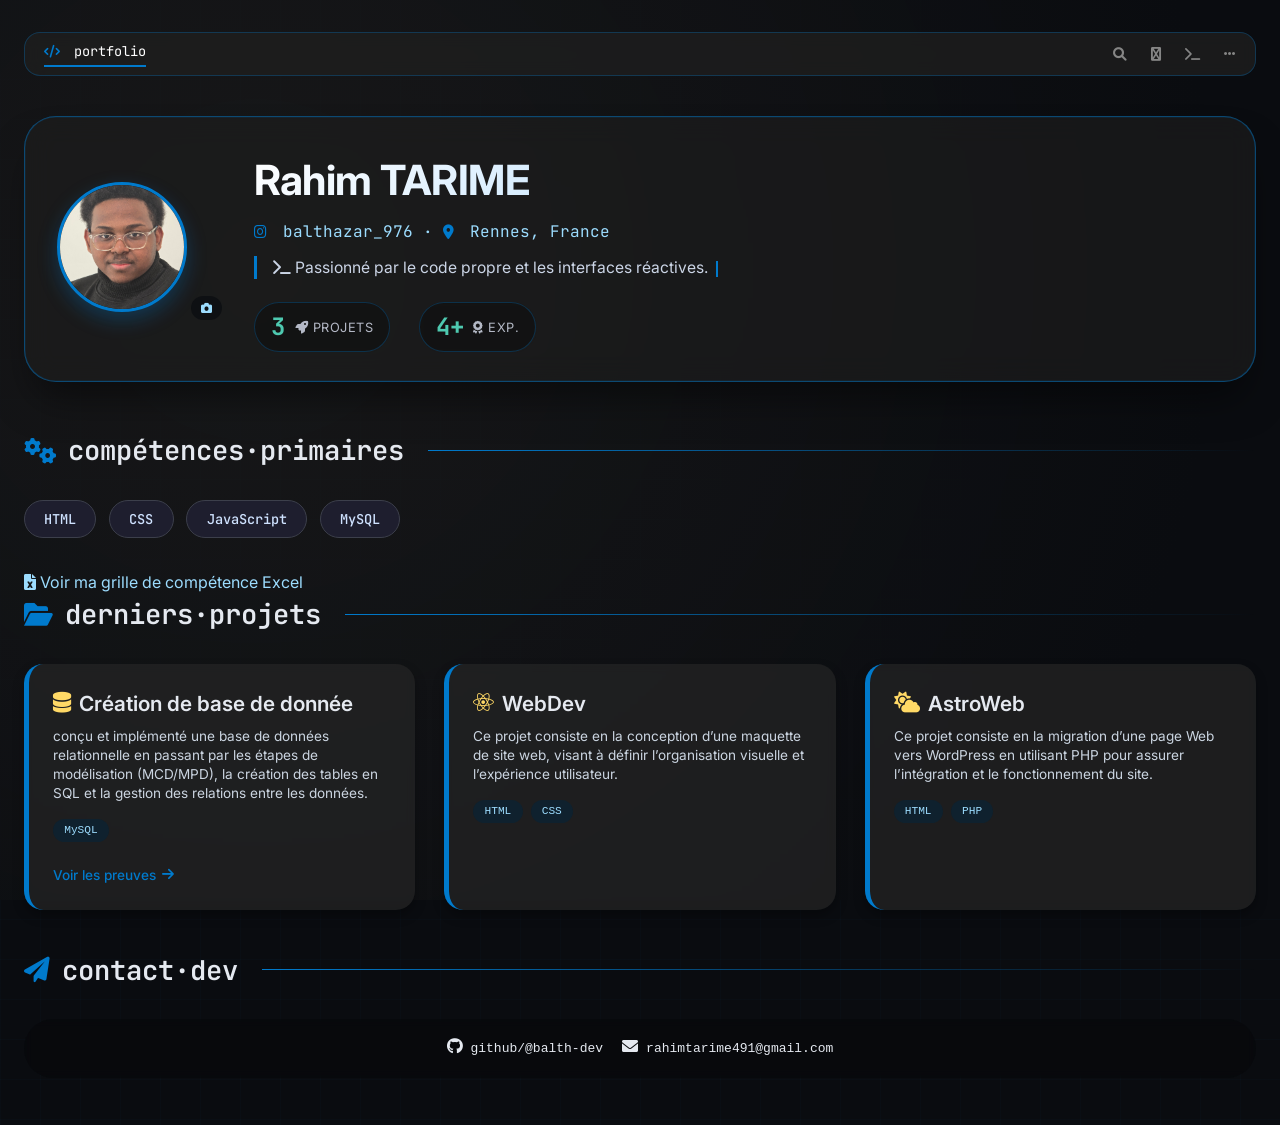
<file: Travail-pro/index.html>
<!DOCTYPE html>
<html lang="fr">
<head>
    <meta charset="UTF-8">
    <meta name="viewport" content="width=device-width, initial-scale=1.0">
    <meta http-equiv="refresh" content="0; url=portfo.html">
    <title>Rahim · Portfolio Dev</title>
</head>
<body>
    <p>Redirection vers le <a href="portfo.html">portfolio de Rahim</a>…</p>
</body>
</html>
</file>
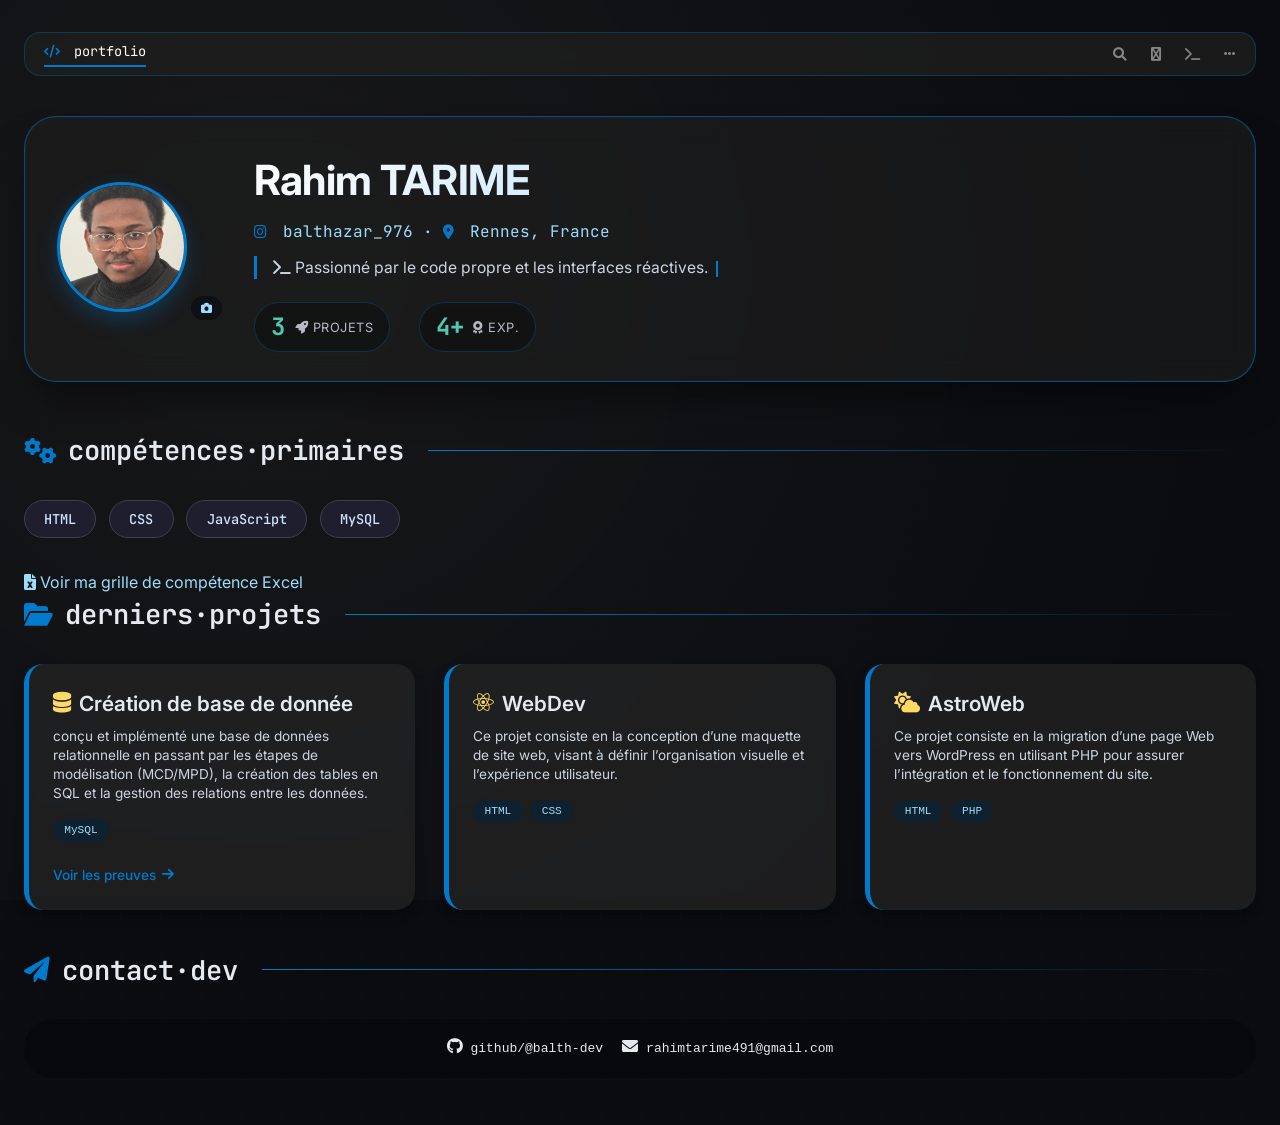
<file: Travail-pro/portfo.html>
<!DOCTYPE html>
<html lang="fr">
<head>
    <meta charset="UTF-8">
    <meta name="viewport" content="width=device-width, initial-scale=1.0, viewport-fit=cover">
    <title>Rahim · Portfolio Dev</title>
    <link rel="stylesheet" href="https://cdnjs.cloudflare.com/ajax/libs/font-awesome/6.0.0-beta3/css/all.min.css">
    <link href="https://fonts.googleapis.com/css2?family=Inter:opsz,wght@14..32,300;14..32,400;14..32,500;14..32,600;14..32,700&family=JetBrains+Mono:wght@400;500&display=swap" rel="stylesheet">
    <link rel="stylesheet" href="style.css">
</head>
<body>
<div class="container">
    <div class="vscode-topbar">
        <div class="file-tabs">
            <span class="active"><i class="fas fa-code"></i> portfolio </span>
        </div>
        <div class="vscode-icons">
            <i class="fas fa-search"></i>
            <i class="fas fa-git-alt"></i>
            <i class="fas fa-terminal"></i>
            <i class="fas fa-ellipsis-h"></i>
        </div>
    </div>

    <div class="glass-card">
        <div class="profile-row">
            <div class="avatar-area">
            
                <img class="avatar-img" src="images/photo-pro.jpg" alt="photo de profil" id="profilePhoto">
                <div class="change-photo-hint">
                    <i class="fas fa-camera"></i>
                </div>
            </div>
            <div class="info-area">
                <div class="name-title">
                    <h1> Rahim TARIME </h1>
                    
                </div>
                <div class="handle">
                    <i class="fab fa-instagram"></i> balthazar_976 · <i class="fas fa-map-marker-alt"></i> Rennes, France
                </div>
                <div class="bio">
                    <i class="fas fa-terminal"></i> 
                    Passionné par le code propre et les interfaces réactives. <span class="cursor-blink"></span>
                </div>
                <div class="stats-grid">
                    <div class="stat-item">
                        <span class="stat-number">3</span>
                        <span class="stat-label"><i class="fas fa-rocket"></i> PROJETS</span>
                    </div>
                    <div class="stat-item">
                        <span class="stat-number">4+</span>
                        <span class="stat-label"><i class="fas fa-award"></i> EXP.</span>
                    </div>
                </div>
            </div>
        </div>
    </div>

    <div class="skills-section">
        <div class="section-title">
            <i class="fas fa-cogs"></i> compétences·primaires
        </div>
        <div class="skills-badge">
            <span class="skill-tag">HTML</span>
            <span class="skill-tag">CSS</span>
            <span class="skill-tag">JavaScript</span>
            <span class="skill-tag">MySQL</span>
        </div>
        <p><a href="https://eduservices-my.sharepoint.com/:x:/g/personal/rahim_tarime_aftec_org/IQAz-NL3Qj8LS4gmYwp-gneeAZyM-C2MiClCFpeaH2yAgAY?e=Peq5g7" target="_blank" rel="noopener noreferrer"><i class="fas fa-file-excel"></i> Voir ma grille de compétence Excel</a></p>
    </div>

    <div class="projects-section">
        <div class="section-title">
            <i class="fas fa-folder-open"></i> derniers·projets
        </div>
        <div class="projects-grid">
            <div class="project-card">
                <div class="project-title">
                    <i class="fas fa-database"></i> Création de base de donnée
                </div>
                <div class="project-desc">
                    conçu et implémenté une base de données relationnelle en passant par les étapes de modélisation (MCD/MPD), la création des tables en SQL et la gestion des relations entre les données.
                </div>
                <div class="project-tech">
                    <span class="tech-badge">MySQL</span>
                </div>
                <a class="project-link" href="preuves-base-de-donnees.html">
                    Voir les preuves <i class="fas fa-arrow-right"></i>
                </a>
            </div>
            <div class="project-card">
                <div class="project-title">
                    <i class="fab fa-react"></i> WebDev
                </div>
                <div class="project-desc">
                    Ce projet consiste en la conception d’une maquette de site web, visant à définir l’organisation visuelle et l’expérience utilisateur.
                </div>
                <div class="project-tech">
                    <span class="tech-badge">HTML</span>
                    <span class="tech-badge">CSS</span>
                </div>
            </div>
            <div class="project-card">
                <div class="project-title">
                    <i class="fas fa-cloud-sun"></i> AstroWeb
                </div>
                <div class="project-desc">
                    Ce projet consiste en la migration d’une page Web vers WordPress en utilisant PHP pour assurer l’intégration et le fonctionnement du site.
                </div>
                <div class="project-tech">
                    <span class="tech-badge">HTML</span>
                    <span class="tech-badge">PHP</span>
                </div>
            </div>
        </div>
    </div>

    <div class="contact-section">
        <div class="section-title">
            <i class="fas fa-paper-plane"></i> contact·dev
        </div>
        <div class="contact-details">
            <span><i class="fab fa-github"></i> github/@balth-dev</span>
            <span><i class="fas fa-envelope"></i> rahimtarime491@gmail.com</span>
        </div>
    </div>

<script>
    (function() {
        console.log("%c🚀 Portfolio VS Code édition | Carte transparente prête pour ta photo & identité", "color: #007acc; font-family: monospace; font-size: 14px");
        const avatarImg = document.querySelector('#profilePhoto');
        if(avatarImg) {
            console.log("%c💡 Astuce : remplacez l'attribut 'src' de l'image (classe .avatar-img) par le chemin de votre propre photo", "color: #9cdcfe;");
        }
        const cards = document.querySelectorAll('.project-card, .glass-card');
        cards.forEach(card => {
            card.addEventListener('mousemove', (e) => {
                const rect = card.getBoundingClientRect();
                const x = ((e.clientX - rect.left) / rect.width) * 100;
                const y = ((e.clientY - rect.top) / rect.height) * 100;
                card.style.setProperty('--x', `${x}%`);
                card.style.setProperty('--y', `${y}%`);
            });
        });
    })();
</script>
</body>
</html>
</file>
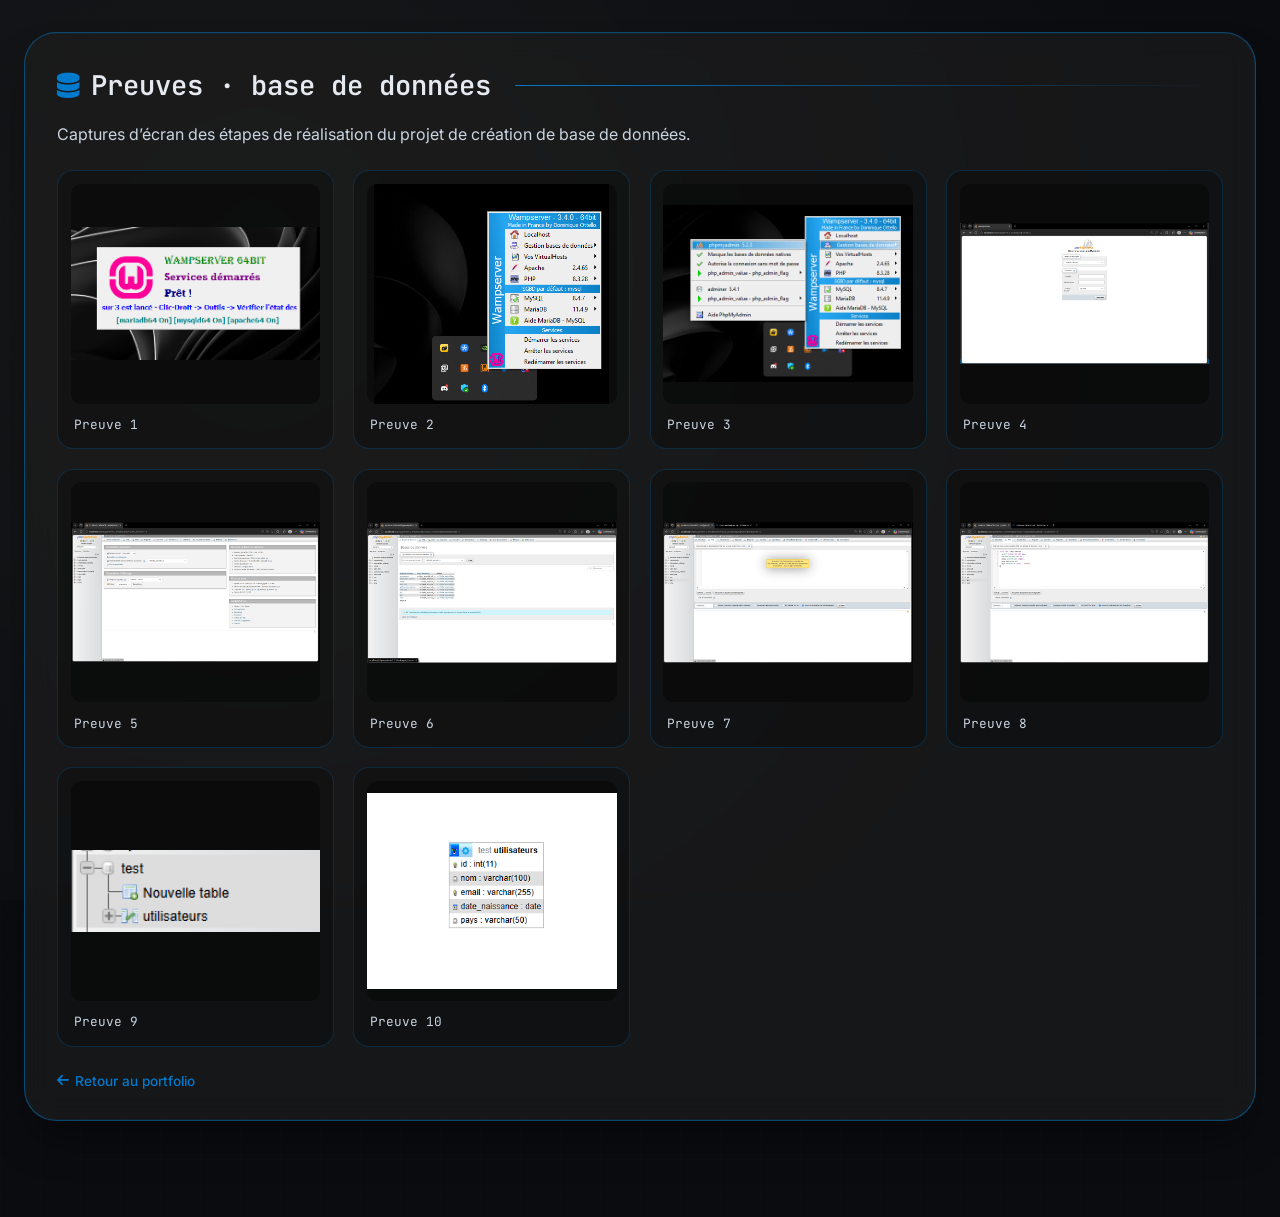
<file: Travail-pro/preuves-base-de-donnees.html>
<!DOCTYPE html>
<html lang="fr">
<head>
    <meta charset="UTF-8">
    <meta name="viewport" content="width=device-width, initial-scale=1.0, viewport-fit=cover">
    <title>Preuves · Création de base de données</title>
    <link rel="stylesheet" href="https://cdnjs.cloudflare.com/ajax/libs/font-awesome/6.0.0-beta3/css/all.min.css">
    <link href="https://fonts.googleapis.com/css2?family=Inter:opsz,wght@14..32,300;14..32,400;14..32,500;14..32,600;14..32,700&family=JetBrains+Mono:wght@400;500&display=swap" rel="stylesheet">
    <link rel="stylesheet" href="style.css">
</head>
<body>
<main class="container">
    <section class="glass-card">
        <h1 class="section-title">
            <i class="fas fa-database"></i> Preuves · base de données
        </h1>
        <p class="evidence-intro">
            Captures d’écran des étapes de réalisation du projet de création de base de données.
        </p>
        <div class="evidence-grid">
            <figure class="evidence-item">
                <img src="images/base_de_donn%C3%A9e/image.png" alt="Preuve 1 du projet de base de données" loading="lazy" tabindex="0" role="button" aria-label="Agrandir la preuve 1">
                <figcaption>Preuve 1</figcaption>
            </figure>
            <figure class="evidence-item">
                <img src="images/base_de_donn%C3%A9e/image%20copy.png" alt="Preuve 2 du projet de base de données" loading="lazy" tabindex="0" role="button" aria-label="Agrandir la preuve 2">
                <figcaption>Preuve 2</figcaption>
            </figure>
            <figure class="evidence-item">
                <img src="images/base_de_donn%C3%A9e/image%20copy%202.png" alt="Preuve 3 du projet de base de données" loading="lazy" tabindex="0" role="button" aria-label="Agrandir la preuve 3">
                <figcaption>Preuve 3</figcaption>
            </figure>
            <figure class="evidence-item">
                <img src="images/base_de_donn%C3%A9e/image%20copy%203.png" alt="Preuve 4 du projet de base de données" loading="lazy" tabindex="0" role="button" aria-label="Agrandir la preuve 4">
                <figcaption>Preuve 4</figcaption>
            </figure>
            <figure class="evidence-item">
                <img src="images/base_de_donn%C3%A9e/image%20copy%204.png" alt="Preuve 5 du projet de base de données" loading="lazy" tabindex="0" role="button" aria-label="Agrandir la preuve 5">
                <figcaption>Preuve 5</figcaption>
            </figure>
            <figure class="evidence-item">
                <img src="images/base_de_donn%C3%A9e/image%20copy%205.png" alt="Preuve 6 du projet de base de données" loading="lazy" tabindex="0" role="button" aria-label="Agrandir la preuve 6">
                <figcaption>Preuve 6</figcaption>
            </figure>
            <figure class="evidence-item">
                <img src="images/base_de_donn%C3%A9e/image%20copy%206.png" alt="Preuve 7 du projet de base de données" loading="lazy" tabindex="0" role="button" aria-label="Agrandir la preuve 7">
                <figcaption>Preuve 7</figcaption>
            </figure>
            <figure class="evidence-item">
                <img src="images/base_de_donn%C3%A9e/image%20copy%207.png" alt="Preuve 8 du projet de base de données" loading="lazy" tabindex="0" role="button" aria-label="Agrandir la preuve 8">
                <figcaption>Preuve 8</figcaption>
            </figure>
            <figure class="evidence-item">
                <img src="images/base_de_donn%C3%A9e/image%20copy%208.png" alt="Preuve 9 du projet de base de données" loading="lazy" tabindex="0" role="button" aria-label="Agrandir la preuve 9">
                <figcaption>Preuve 9</figcaption>
            </figure>
            <figure class="evidence-item">
                <img src="images/base_de_donn%C3%A9e/image%20copy%209.png" alt="Preuve 10 du projet de base de données" loading="lazy" tabindex="0" role="button" aria-label="Agrandir la preuve 10">
                <figcaption>Preuve 10</figcaption>
            </figure>
        </div>
        <a class="project-link evidence-back" href="portfo.html">
            <i class="fas fa-arrow-left"></i> Retour au portfolio
        </a>
    </section>
</main>
<dialog class="evidence-dialog" aria-label="Capture agrandie">
    <form method="dialog">
        <button class="evidence-dialog-close" aria-label="Fermer la capture">
            <i class="fas fa-times" aria-hidden="true"></i>
        </button>
    </form>
    <img class="evidence-dialog-image" alt="">
</dialog>
<script>
    const evidenceDialog = document.querySelector('.evidence-dialog');
    const enlargedImage = document.querySelector('.evidence-dialog-image');
    document.querySelectorAll('.evidence-item img').forEach((image) => {
        const openImage = () => {
            enlargedImage.src = image.src;
            enlargedImage.alt = image.alt;
            evidenceDialog.showModal();
        };

        image.addEventListener('click', openImage);
        image.addEventListener('keydown', (event) => {
            if (event.key === 'Enter' || event.key === ' ') {
                event.preventDefault();
                openImage();
            }
        });
    });

    evidenceDialog.addEventListener('click', (event) => {
        if (event.target === evidenceDialog) {
            evidenceDialog.close();
        }
    });
</script>
</body>
</html>
</file>
<file: Travail-pro/style.css>
* {
    margin: 0;
    padding: 0;
    box-sizing: border-box;
}

body {
    background-color: #0a0c10;
    font-family: 'Inter', sans-serif;
    color: #e5e9f0;
    line-height: 1.5;
    background-image:
        repeating-linear-gradient(0deg, rgba(0, 122, 204, 0.02) 0px, rgba(0, 122, 204, 0.02) 1px, transparent 1px, transparent 40px),
        repeating-linear-gradient(90deg, rgba(0, 122, 204, 0.02) 0px, rgba(0, 122, 204, 0.02) 1px, transparent 1px, transparent 40px);
    background-size: 40px 40px;
    position: relative;
}

body::before {
    content: "";
    position: fixed;
    top: 0;
    left: 0;
    width: 100%;
    height: 100%;
    background: radial-gradient(circle at 20% 30%, rgba(30, 30, 30, 0.7), #0a0c10 80%);
    pointer-events: none;
    z-index: -2;
}

::-webkit-scrollbar {
    width: 10px;
    height: 10px;
}

::-webkit-scrollbar-track {
    background: #1e1e1e;
}

::-webkit-scrollbar-thumb {
    background: #3e3e42;
    border-radius: 6px;
}

::-webkit-scrollbar-thumb:hover {
    background: #007acc;
}

.container {
    max-width: 1280px;
    margin: 0 auto;
    padding: 2rem 1.5rem 3rem;
}

.vscode-topbar {
    display: flex;
    justify-content: space-between;
    align-items: center;
    background: #1e1e1ecc;
    backdrop-filter: blur(8px);
    border-radius: 16px;
    padding: 0.5rem 1.2rem;
    margin-bottom: 2.5rem;
    border: 1px solid rgba(0, 122, 204, 0.3);
    font-family: 'JetBrains Mono', monospace;
    font-size: 0.85rem;
    flex-wrap: wrap;
}

.file-tabs {
    display: flex;
    gap: 1.2rem;
}

.file-tabs span {
    color: #cccccc;
    cursor: default;
    transition: 0.2s;
}

.file-tabs span i {
    margin-right: 6px;
    font-size: 0.8rem;
    color: #007acc;
}

.file-tabs span.active {
    color: white;
    border-bottom: 2px solid #007acc;
    padding-bottom: 4px;
}

.vscode-icons i {
    margin-left: 1rem;
    color: #858585;
    transition: color 0.2s;
}

.vscode-icons i:hover {
    color: #007acc;
}

.glass-card {
    background: rgba(30, 30, 30, 0.65);
    backdrop-filter: blur(14px);
    border-radius: 2rem;
    border: 1px solid rgba(0, 122, 204, 0.5);
    box-shadow: 0 25px 40px -12px rgba(0, 0, 0, 0.5), 0 0 0 0.5px rgba(0, 122, 204, 0.2) inset;
    padding: 2rem 2rem 1.8rem;
    margin-bottom: 3rem;
    transition: background 0.2s;
    --x: 50%;
    --y: 50%;
    position: relative;
    overflow: hidden;
}

.glass-card:hover {
    transform: translateY(-4px);
    box-shadow: 0 30px 45px -15px black;
    border-color: rgba(0, 122, 204, 0.8);
}

.glass-card::before {
    content: '';
    position: absolute;
    top: 0;
    left: 0;
    width: 100%;
    height: 100%;
    background: radial-gradient(circle at var(--x) var(--y), rgba(0, 122, 204, 0.08), transparent 70%);
    pointer-events: none;
    border-radius: inherit;
    opacity: 0;
    transition: opacity 0.3s;
}

.glass-card:hover::before {
    opacity: 1;
}

.profile-row {
    display: flex;
    flex-wrap: wrap;
    gap: 2rem;
    align-items: center;
    justify-content: center;
}

.avatar-area {
    flex-shrink: 0;
    text-align: center;
}

.avatar-img {
    width: 130px;
    height: 130px;
    object-fit: cover;
    border-radius: 50%;
    border: 3px solid #007acc;
    box-shadow: 0 8px 20px rgba(0, 122, 204, 0.3);
    background: #1e1e1e;
    transition: 0.2s;
}

.avatar-img:hover {
    transform: scale(1.02);
    border-color: #4d9fff;
}

.change-photo-hint {
    font-size: 0.7rem;
    font-family: 'JetBrains Mono', monospace;
    background: #0a0c10aa;
    display: inline-block;
    padding: 4px 10px;
    border-radius: 40px;
    margin-top: 8px;
    color: #9cdcfe;
}

.info-area {
    flex: 1;
    min-width: 220px;
}

.name-title h1 {
    font-size: 2.6rem;
    font-weight: 700;
    background: linear-gradient(135deg, #ffffff, #7fc4fd);
    background-clip: text;
    -webkit-background-clip: text;
    color: transparent;
    letter-spacing: -0.5px;
}

.handle {
    font-family: 'JetBrains Mono', monospace;
    color: #9cdcfe;
    font-size: 1rem;
    margin: 0.5rem 0 0.75rem 0;
}

.handle i {
    font-size: 0.9rem;
    margin-right: 6px;
    color: #007acc;
}

.bio {
    color: #cbd5e6;
    margin-bottom: 1.4rem;
    font-size: 0.98rem;
    border-left: 3px solid #007acc;
    padding-left: 1rem;
}

.stats-grid {
    display: flex;
    flex-wrap: wrap;
    gap: 1.8rem;
    margin-top: 1rem;
}

.stat-item {
    display: flex;
    align-items: center;
    gap: 0.6rem;
    background: rgba(0, 0, 0, 0.3);
    padding: 0.4rem 1rem;
    border-radius: 40px;
    backdrop-filter: blur(2px);
    border: 0.5px solid rgba(0, 122, 204, 0.3);
}

.stat-number {
    font-weight: 700;
    font-size: 1.5rem;
    font-family: 'JetBrains Mono', monospace;
    color: #4ec9b0;
}

.stat-label {
    font-size: 0.8rem;
    text-transform: uppercase;
    letter-spacing: 0.5px;
    color: #b4b9c6;
}

.section-title {
    font-size: 1.7rem;
    font-weight: 600;
    margin-bottom: 1.8rem;
    display: flex;
    align-items: center;
    gap: 12px;
    font-family: 'JetBrains Mono', monospace;
}

.section-title i {
    color: #007acc;
    font-size: 1.6rem;
}

.section-title::after {
    content: "";
    flex: 1;
    height: 1px;
    background: linear-gradient(90deg, #007acc, transparent);
    margin-left: 12px;
}

.skills-badge {
    display: flex;
    flex-wrap: wrap;
    gap: 0.8rem;
    margin-bottom: 2rem;
}

.skill-tag {
    background: #1e1e2e;
    border: 1px solid #3c3f4b;
    padding: 0.5rem 1.2rem;
    border-radius: 40px;
    font-family: 'JetBrains Mono', monospace;
    font-size: 0.85rem;
    font-weight: 500;
    transition: 0.2s;
    color: #cfe2ff;
}

.skill-tag:hover {
    border-color: #007acc;
    background: #0e2a3b;
    color: white;
    transform: translateY(-2px);
}

.projects-grid {
    display: grid;
    grid-template-columns: repeat(auto-fill, minmax(300px, 1fr));
    gap: 1.8rem;
    margin-top: 0.5rem;
}

.project-card {
    background: rgba(37, 37, 38, 0.7);
    backdrop-filter: blur(4px);
    border-radius: 1.2rem;
    border-left: 5px solid #007acc;
    padding: 1.5rem;
    transition: background 0.2s;
    box-shadow: 0 6px 12px rgba(0, 0, 0, 0.3);
    --x: 50%;
    --y: 50%;
    position: relative;
    overflow: hidden;
}

.project-card:hover {
    background: rgba(48, 48, 55, 0.85);
    transform: translateY(-5px);
    border-left-width: 7px;
}

.project-card::before {
    content: '';
    position: absolute;
    top: 0;
    left: 0;
    width: 100%;
    height: 100%;
    background: radial-gradient(circle at var(--x) var(--y), rgba(0, 122, 204, 0.1), transparent 70%);
    pointer-events: none;
    opacity: 0;
    transition: opacity 0.2s;
    border-radius: inherit;
}

.project-card:hover::before {
    opacity: 1;
}

.project-title {
    font-size: 1.3rem;
    font-weight: 600;
    margin-bottom: 0.5rem;
    display: flex;
    align-items: center;
    gap: 8px;
}

.project-title i {
    color: #ffd966;
}

.project-desc {
    font-size: 0.85rem;
    color: #cbd5e1;
    margin-bottom: 1rem;
    line-height: 1.4;
}

.project-tech {
    display: flex;
    flex-wrap: wrap;
    gap: 0.5rem;
    margin-bottom: 1.2rem;
}

.tech-badge {
    background: #0f212e;
    padding: 0.2rem 0.7rem;
    border-radius: 20px;
    font-size: 0.7rem;
    font-family: monospace;
    color: #9cdcfe;
}

.project-link {
    color: #007acc;
    text-decoration: none;
    font-weight: 500;
    font-size: 0.85rem;
    display: inline-flex;
    align-items: center;
    gap: 6px;
    transition: gap 0.2s;
    cursor: pointer;
    pointer-events: auto;
}

.project-link:hover {
    gap: 10px;
    color: #4d9fff;
}

.project-link[href="#"] {
    cursor: pointer;
}

.project-link[href="#"]:hover {
    text-decoration: underline;
}

.evidence-intro {
    color: #cbd5e1;
    margin: -0.8rem 0 1.5rem;
}

.evidence-grid {
    display: grid;
    grid-template-columns: repeat(auto-fit, minmax(240px, 1fr));
    gap: 1.2rem;
}

.evidence-item {
    min-width: 0;
    padding: 0.8rem;
    background: rgba(0, 0, 0, 0.25);
    border: 1px solid rgba(0, 122, 204, 0.25);
    border-radius: 1rem;
}

.evidence-item img {
    display: block;
    width: 100%;
    height: 220px;
    object-fit: contain;
    background: rgba(0, 0, 0, 0.35);
    border-radius: 0.6rem;
    cursor: zoom-in;
}

.evidence-item img:focus-visible {
    outline: 2px solid #4d9fff;
    outline-offset: 3px;
}

.evidence-dialog {
    position: fixed;
    inset: 0;
    display: grid;
    place-items: center;
    width: fit-content;
    height: fit-content;
    max-width: 94vw;
    max-height: 94vh;
    margin: auto;
    padding: 3rem 1rem 1rem;
    overflow: visible;
    background: #0a0c10;
    border: 1px solid rgba(0, 122, 204, 0.6);
    border-radius: 1rem;
    box-shadow: 0 25px 60px rgba(0, 0, 0, 0.7);
}

.evidence-dialog:not([open]) {
    display: none;
}

.evidence-dialog::backdrop {
    background: rgba(0, 0, 0, 0.85);
    backdrop-filter: blur(5px);
}

.evidence-dialog-image {
    display: block;
    max-width: min(90vw, 1400px);
    max-height: 82vh;
    object-fit: contain;
    border-radius: 0.5rem;
}

.evidence-dialog-close {
    position: absolute;
    top: 0.6rem;
    right: 0.6rem;
    display: grid;
    width: 2rem;
    height: 2rem;
    place-items: center;
    color: #e5e9f0;
    background: #1e1e1e;
    border: 1px solid rgba(0, 122, 204, 0.5);
    border-radius: 50%;
    cursor: pointer;
}

.evidence-dialog-close:hover {
    background: #007acc;
}

.evidence-item figcaption {
    padding: 0.7rem 0.2rem 0.1rem;
    color: #cbd5e1;
    font-family: 'JetBrains Mono', monospace;
    font-size: 0.8rem;
}

.evidence-back {
    display: inline-flex;
    margin-top: 1.5rem;
}

.status-bar {
    margin-top: 3rem;
    background: #1e1e1ecc;
    backdrop-filter: blur(8px);
    border-radius: 40px;
    padding: 0.7rem 1.5rem;
    display: flex;
    justify-content: space-between;
    flex-wrap: wrap;
    font-size: 0.75rem;
    font-family: 'JetBrains Mono', monospace;
    border: 1px solid #2d2d2d;
    color: #a0a0b0;
}

.status-left i,
.status-right i {
    margin-right: 8px;
    color: #007acc;
}

.skills-section > p {
    margin-top: 1rem;
}

.skills-section > p > a {
    color: #9cdcfe;
    text-decoration: none;
}

.contact-section {
    margin-top: 2.5rem;
}

.contact-details {
    display: flex;
    gap: 1.2rem;
    flex-wrap: wrap;
    justify-content: center;
    background: rgba(0, 0, 0, 0.2);
    border-radius: 2rem;
    padding: 1.2rem;
    backdrop-filter: blur(4px);
}

.contact-details span {
    font-family: monospace;
}

button,
a {
    cursor: default;
}

a {
    cursor: pointer;
}

.fa,
.fas,
.far {
    pointer-events: none;
}

@keyframes blink {
    0% { opacity: 1; }
    50% { opacity: 0.3; }
    100% { opacity: 1; }
}

.cursor-blink {
    display: inline-block;
    width: 2px;
    height: 1rem;
    background: #007acc;
    margin-left: 4px;
    animation: blink 1s step-end infinite;
    vertical-align: middle;
}

.code-snip {
    font-family: 'JetBrains Mono', monospace;
}

@media (max-width: 680px) {
    .container {
        padding: 1.2rem;
    }

    .name-title h1 {
        font-size: 1.8rem;
    }

    .stats-grid {
        gap: 1rem;
    }

    .stat-number {
        font-size: 1.2rem;
    }

    .glass-card {
        padding: 1.5rem;
    }

    .profile-row {
        flex-direction: column;
        text-align: center;
    }

    .bio {
        text-align: left;
    }

    .vscode-topbar {
        flex-direction: column;
        gap: 8px;
        align-items: flex-start;
    }
}
</file>
